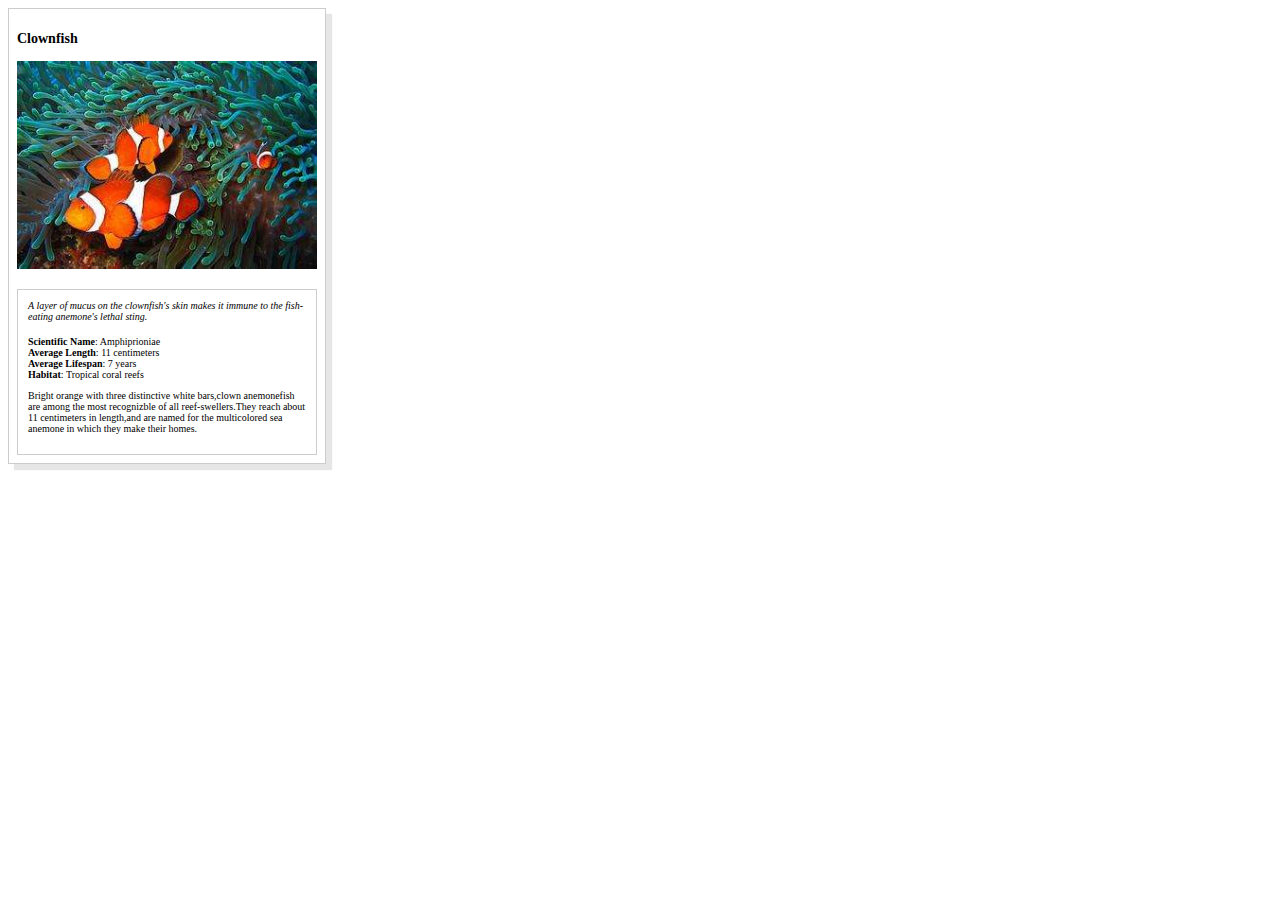
<file: P2/card.html>
<!DOCTYPE html>
<html>
<head>
	<meta charset="utf-8">
	<title>Animal Trading Cards</title>
	<link rel="stylesheet" href="styles.css">
</head>
<body>
	<div class="Card">
		<!-- 在下面输入你最喜欢的动物的名字 -->
		<h3 class="Card__name">Clownfish</h3>
		<!-- y在下面输入你最喜欢的动物的图片 -->
		<img src="clownfish.jpg" alt="clownfish" class="Card__img">
		<div class="Card__content">
			<!-- 在下面输入你最喜欢的动物的一些趣味小知识 -->
			<p><i>A layer of mucus on the clownfish's skin makes it immune to the fish-eating anemone's lethal sting.</i></p>
			<ul class="Card__items">
				<!-- 在下面输入你最喜欢的动物的信息列表 -->
				<li><span><b>Scientific Name</b></span>: Amphiprioniae</li>
				<li><span><b>Average Length</b></span>: 11 centimeters</li>
				<li><span><b>Average Lifespan</b></span>: 7 years</li>
				<li><span><b>Habitat</b></span>: Tropical coral reefs</li>
			</ul>
			<!-- 在下面输入你最喜欢的动物的描述 -->
			<p>Bright orange with three distinctive white bars,clown anemonefish are among the most recognizble of all reef-swellers.They reach about 11 centimeters in length,and are named for the multicolored sea anemone in which they make their homes.</p>
		</div>
	</div>
</body>
</html>
</file>
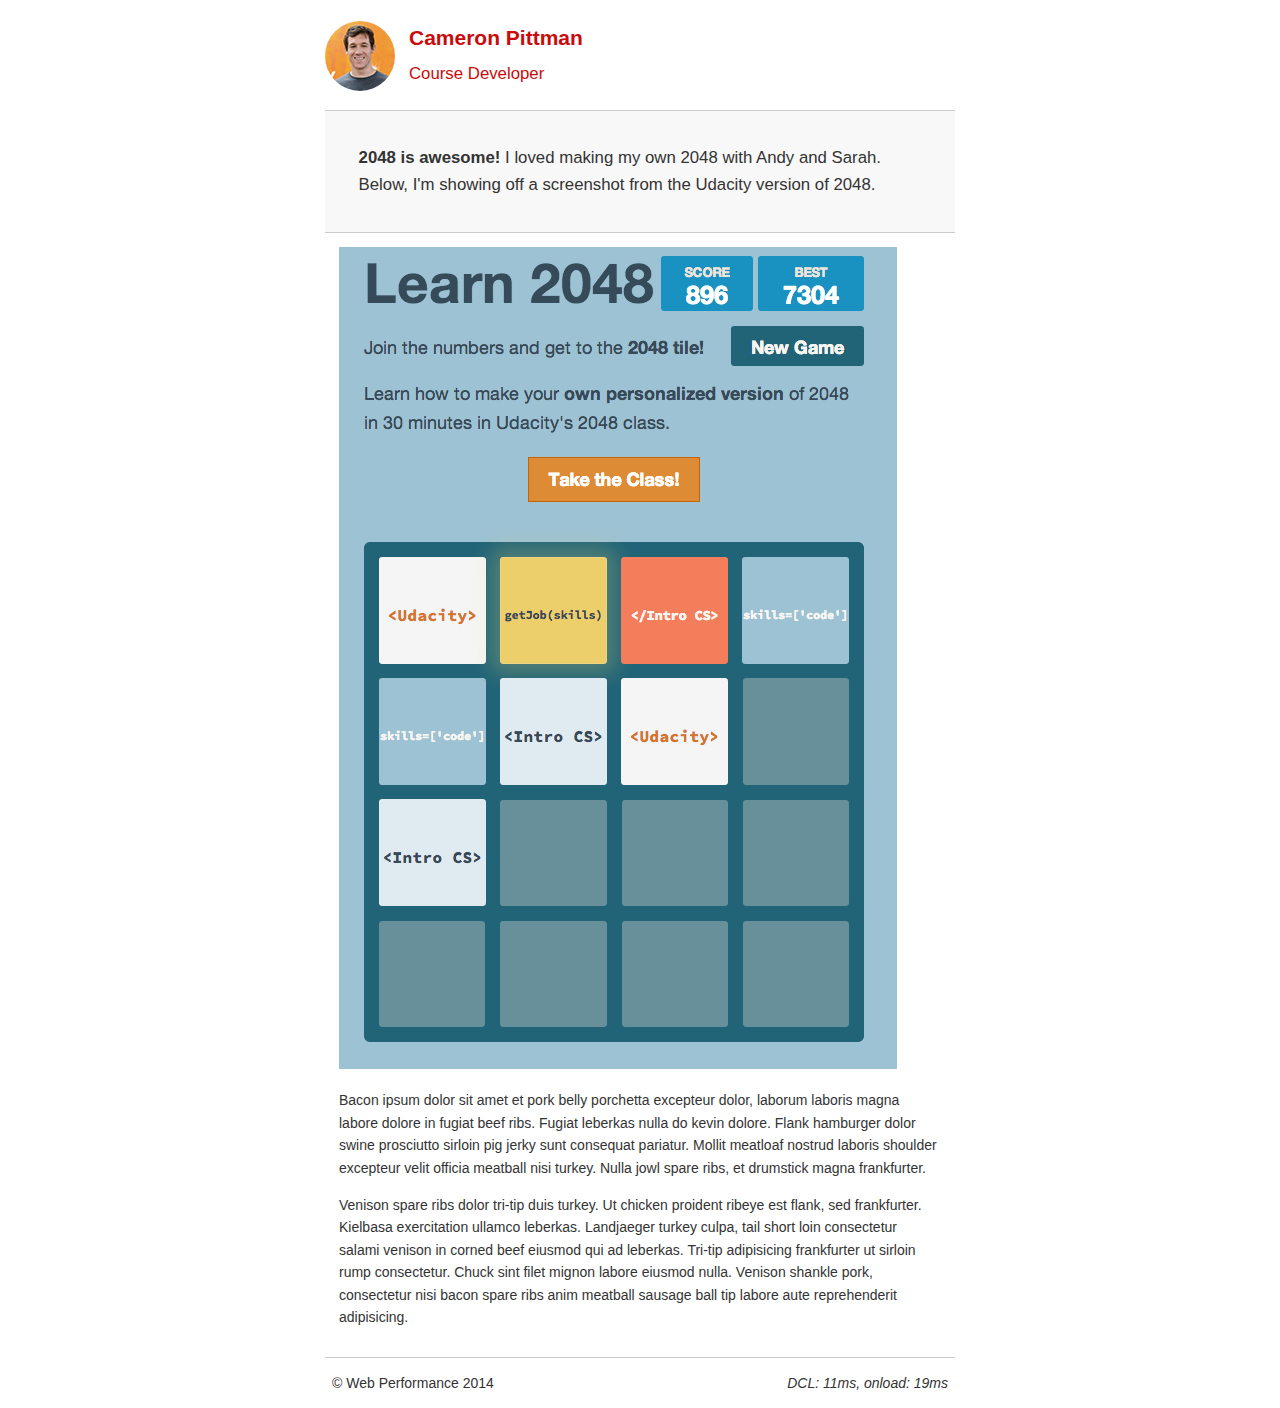
<file: P6/project-2048.html>
<!DOCTYPE html>
<html lang="en">
  <head>
    <meta charset="utf-8">
    <meta name="viewport" content="width=device-width, initial-scale=1">
    <meta name="description" content=" FILL ME IN ">
    <meta name="author" content=" FILL ME IN ">
    <title>Cameron Pittman: Portfolio</title>

    <!-- Hmm, what is the impact of web fonts on speed? Measure it... -->
    <!-- <link href="//fonts.googleapis.com/css?family=Open+Sans:400,700" rel="stylesheet"> -->

    <link href="css/style.css" rel="stylesheet">
    <link href="css/print.css" rel="stylesheet" media="print">

    <script>
      (function(w,g){w['GoogleAnalyticsObject']=g;
      w[g]=w[g]||function(){(w[g].q=w[g].q||[]).push(arguments)};w[g].l=1*new Date();})(window,'ga');

      // Optional TODO: replace with your Google Analytics profile ID.
      ga('create', 'UA-XXXX-Y');
      ga('send', 'pageview');
    </script>
    <script async src="//www.google-analytics.com/analytics.js"></script>
    <script async src="js/perfmatters.js"></script>
  </head>

  <body>
    <header>
      <a href="/"><img src="img/profilepic.jpg"></a>
      <p>Cameron Pittman<br><span>Course Developer</span></p>
    </header>

    <div class="container">
      <div class="hero">
        <strong>2048 is awesome!</strong> I loved making my own 2048 with Andy and Sarah. Below, I'm showing off a screenshot from the Udacity version of 2048.
      </div>

      <div class="content">

        <img class="img-responsive" src="img/2048.png">

        <p>Bacon ipsum dolor sit amet et pork belly porchetta excepteur dolor, laborum laboris magna labore dolore in fugiat beef ribs. Fugiat leberkas nulla do kevin dolore. Flank hamburger dolor swine prosciutto sirloin pig jerky sunt consequat pariatur. Mollit meatloaf nostrud laboris shoulder excepteur velit officia meatball nisi turkey. Nulla jowl spare ribs, et drumstick magna frankfurter.</p>

        <p>Venison spare ribs dolor tri-tip duis turkey. Ut chicken proident ribeye est flank, sed frankfurter. Kielbasa exercitation ullamco leberkas. Landjaeger turkey culpa, tail short loin consectetur salami venison in corned beef eiusmod qui ad leberkas. Tri-tip adipisicing frankfurter ut sirloin rump consectetur. Chuck sint filet mignon labore eiusmod nulla. Venison shankle pork, consectetur nisi bacon spare ribs anim meatball sausage ball tip labore aute reprehenderit adipisicing.</p>

    </div>

    <footer>
      <p>&copy; Web Performance 2014 <span id="crp-stats"></span></p>
    </footer>
  </body>
</html>
</file>
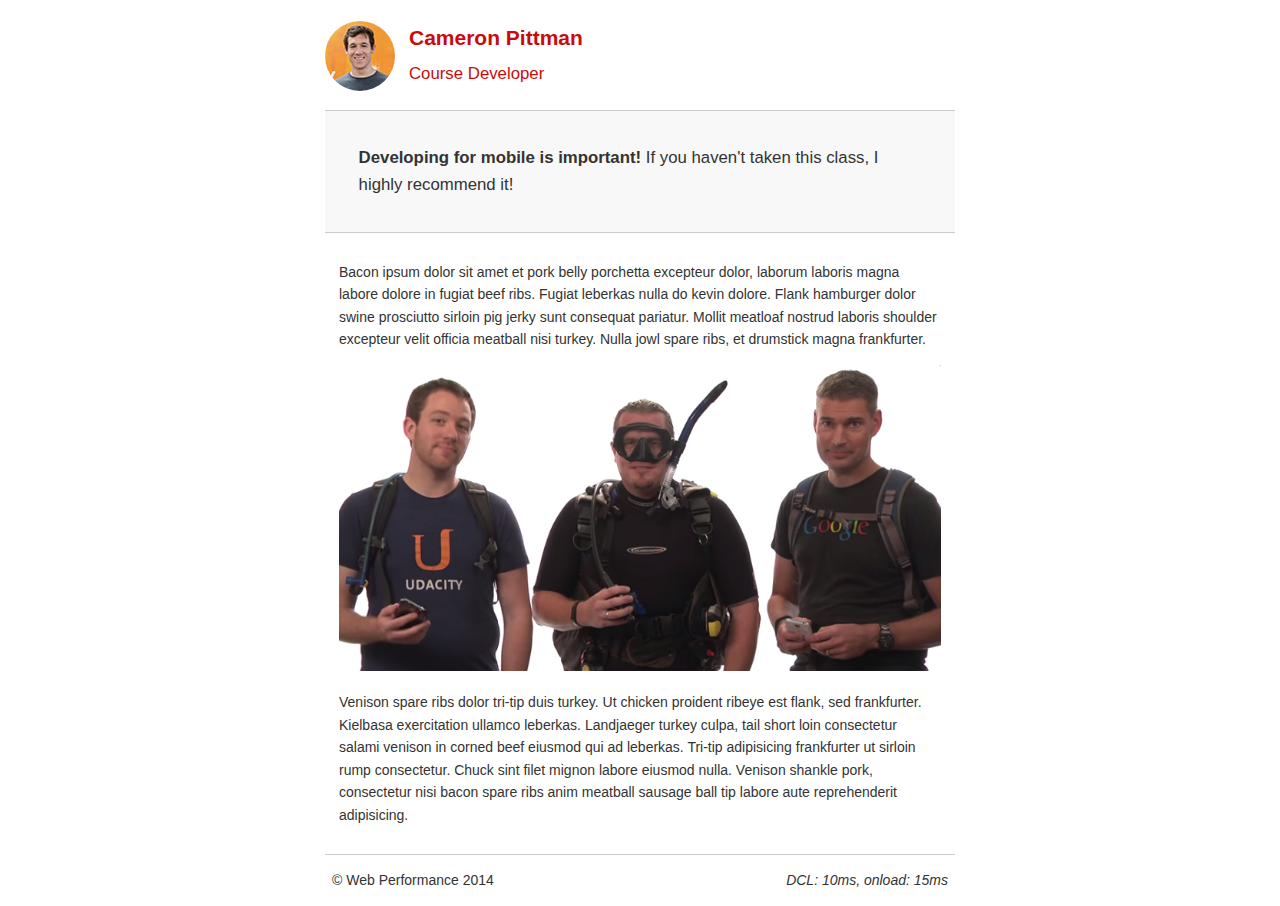
<file: P6/project-mobile.html>
<!DOCTYPE html>
<html lang="en">
  <head>
    <meta charset="utf-8">
    <meta name="viewport" content="width=device-width, initial-scale=1">
    <meta name="description" content=" FILL ME IN ">
    <meta name="author" content=" FILL ME IN ">
    <title>Cameron Pitman: Portfolio</title>

    <!-- Hmm, what is the impact of web fonts on speed? Measure it... -->
    <!-- <link href="//fonts.googleapis.com/css?family=Open+Sans:400,700" rel="stylesheet"> -->

    <link href="css/style.css" rel="stylesheet">
    <link href="css/print.css" rel="stylesheet">

    <script>
      (function(w,g){w['GoogleAnalyticsObject']=g;
      w[g]=w[g]||function(){(w[g].q=w[g].q||[]).push(arguments)};w[g].l=1*new Date();})(window,'ga');

      // Optional TODO: replace with your Google Analytics profile ID.
      ga('create', 'UA-XXXX-Y');
      ga('send', 'pageview');
    </script>
    <script src="http://www.google-analytics.com/analytics.js"></script>
    <script async src="js/perfmatters.js"></script>
  </head>

  <body>
    <header>
      <a href="/"><img src="img/profilepic.jpg"></a>
      <p>Cameron Pittman<br><span>Course Developer</span></p>
    </header>

    <div class="container">
      <div class="hero">
        <strong>Developing for mobile is important!</strong> If you haven't taken this class, I highly recommend it!
      </div>

      <div class="content">

        <p>Bacon ipsum dolor sit amet et pork belly porchetta excepteur dolor, laborum laboris magna labore dolore in fugiat beef ribs. Fugiat leberkas nulla do kevin dolore. Flank hamburger dolor swine prosciutto sirloin pig jerky sunt consequat pariatur. Mollit meatloaf nostrud laboris shoulder excepteur velit officia meatball nisi turkey. Nulla jowl spare ribs, et drumstick magna frankfurter.</p>

        <img src="img/mobilewebdev.jpg">

        <p>Venison spare ribs dolor tri-tip duis turkey. Ut chicken proident ribeye est flank, sed frankfurter. Kielbasa exercitation ullamco leberkas. Landjaeger turkey culpa, tail short loin consectetur salami venison in corned beef eiusmod qui ad leberkas. Tri-tip adipisicing frankfurter ut sirloin rump consectetur. Chuck sint filet mignon labore eiusmod nulla. Venison shankle pork, consectetur nisi bacon spare ribs anim meatball sausage ball tip labore aute reprehenderit adipisicing.</p>

    </div>

    <footer>
      <p>&copy; Web Performance 2014 <span id="crp-stats"></span></p>
    </footer>
  </body>
</html>
</file>
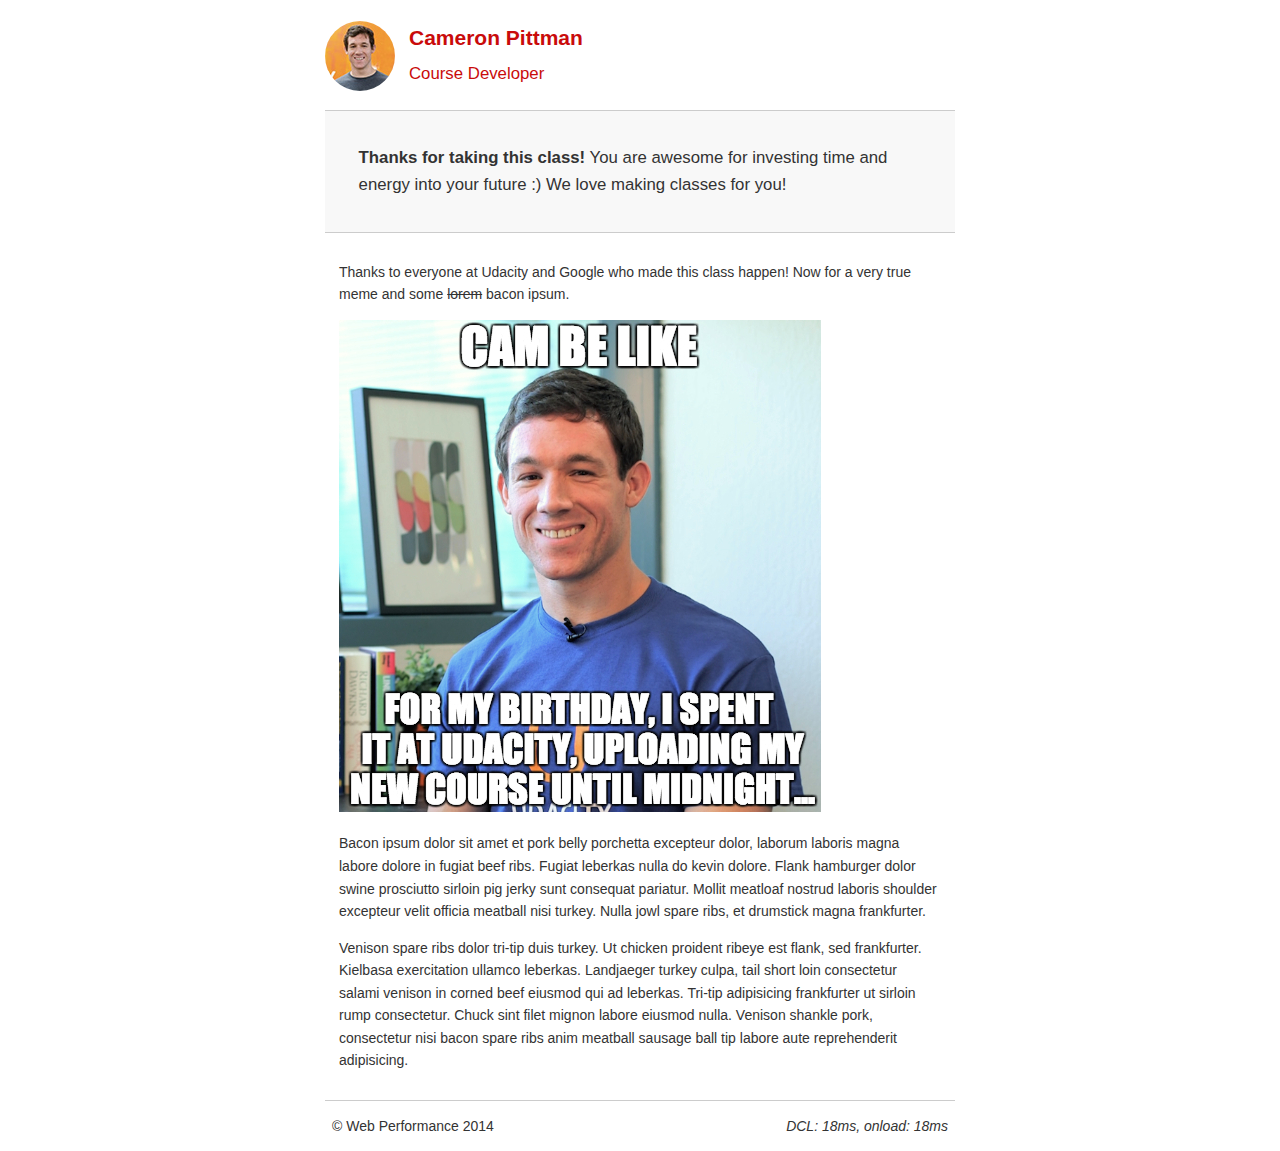
<file: P6/project-webperf.html>
<!DOCTYPE html>
<html lang="en">
  <head>
    <meta charset="utf-8">
    <meta name="viewport" content="width=device-width, initial-scale=1">
    <meta name="description" content=" FILL ME IN ">
    <meta name="author" content=" FILL ME IN ">
    <title>Cameron Pittman: Portfolio</title>

    <!-- Hmm, what is the impact of web fonts on speed? Measure it... -->
    <!-- <link href="//fonts.googleapis.com/css?family=Open+Sans:400,700" rel="stylesheet"> -->

    <link href="css/style.css" rel="stylesheet">
    <link href="css/print.css" rel="stylesheet">

    <script>
      (function(w,g){w['GoogleAnalyticsObject']=g;
      w[g]=w[g]||function(){(w[g].q=w[g].q||[]).push(arguments)};w[g].l=1*new Date();})(window,'ga');

      // Optional TODO: replace with your Google Analytics profile ID.
      ga('create', 'UA-XXXX-Y');
      ga('send', 'pageview');
    </script>
    <script src="http://www.google-analytics.com/analytics.js"></script>
    <script async src="js/perfmatters.js"></script>
  </head>

  <body>
    <header>
      <a href="/"><img src="img/profilepic.jpg"></a>
      <p>Cameron Pittman<br><span>Course Developer</span></p>
    </header>

    <div class="container">
      <div class="hero">
        <strong>Thanks for taking this class!</strong> You are awesome for investing time and energy into your future :) We love making classes for you!
      </div>

      <div class="content">

        <p>Thanks to everyone at Udacity and Google who made this class happen! Now for a very true meme and some <strike>lorem</strike> bacon ipsum.</p>

        <img src="img/cam_be_like.jpg">

        <p>Bacon ipsum dolor sit amet et pork belly porchetta excepteur dolor, laborum laboris magna labore dolore in fugiat beef ribs. Fugiat leberkas nulla do kevin dolore. Flank hamburger dolor swine prosciutto sirloin pig jerky sunt consequat pariatur. Mollit meatloaf nostrud laboris shoulder excepteur velit officia meatball nisi turkey. Nulla jowl spare ribs, et drumstick magna frankfurter.</p>

        <p>Venison spare ribs dolor tri-tip duis turkey. Ut chicken proident ribeye est flank, sed frankfurter. Kielbasa exercitation ullamco leberkas. Landjaeger turkey culpa, tail short loin consectetur salami venison in corned beef eiusmod qui ad leberkas. Tri-tip adipisicing frankfurter ut sirloin rump consectetur. Chuck sint filet mignon labore eiusmod nulla. Venison shankle pork, consectetur nisi bacon spare ribs anim meatball sausage ball tip labore aute reprehenderit adipisicing.</p>

    </div>

    <footer>
      <p>&copy; Web Performance 2014 <span id="crp-stats"></span></p>
    </footer>
  </body>
</html>
</file>
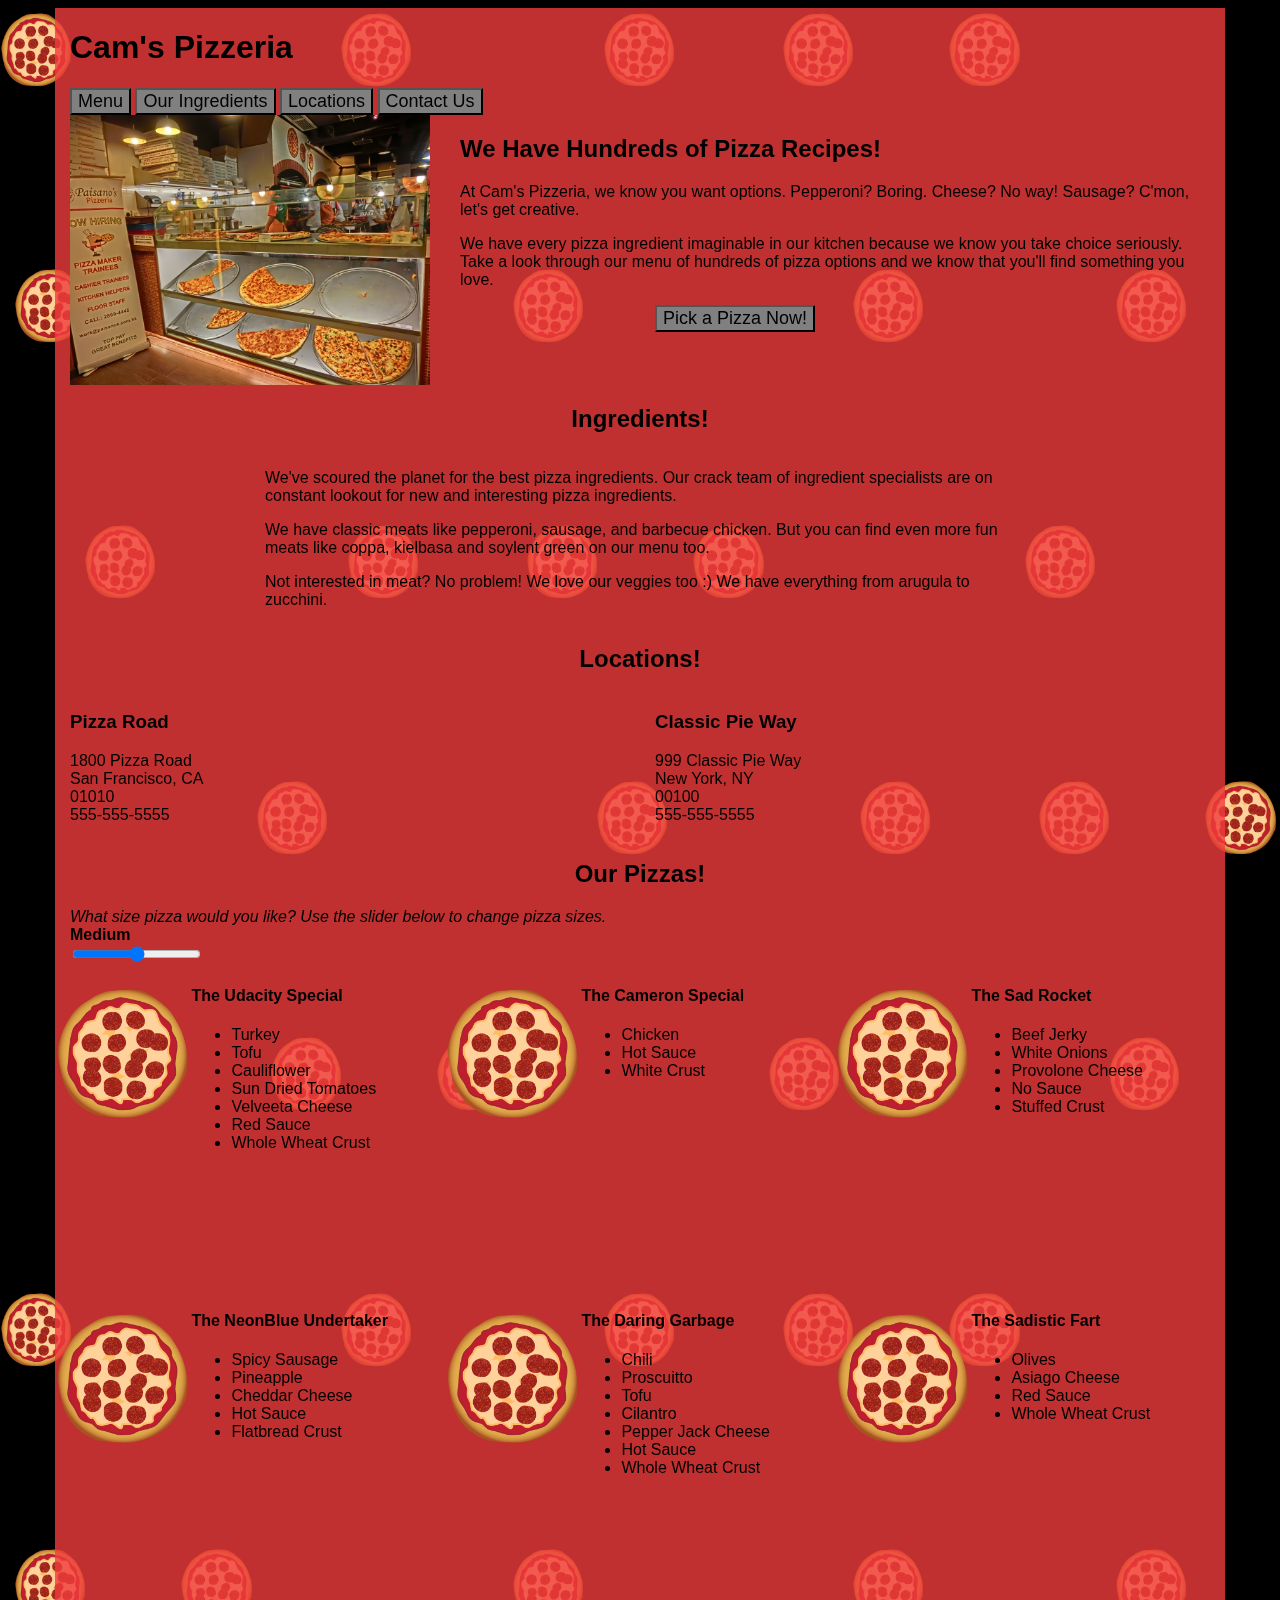
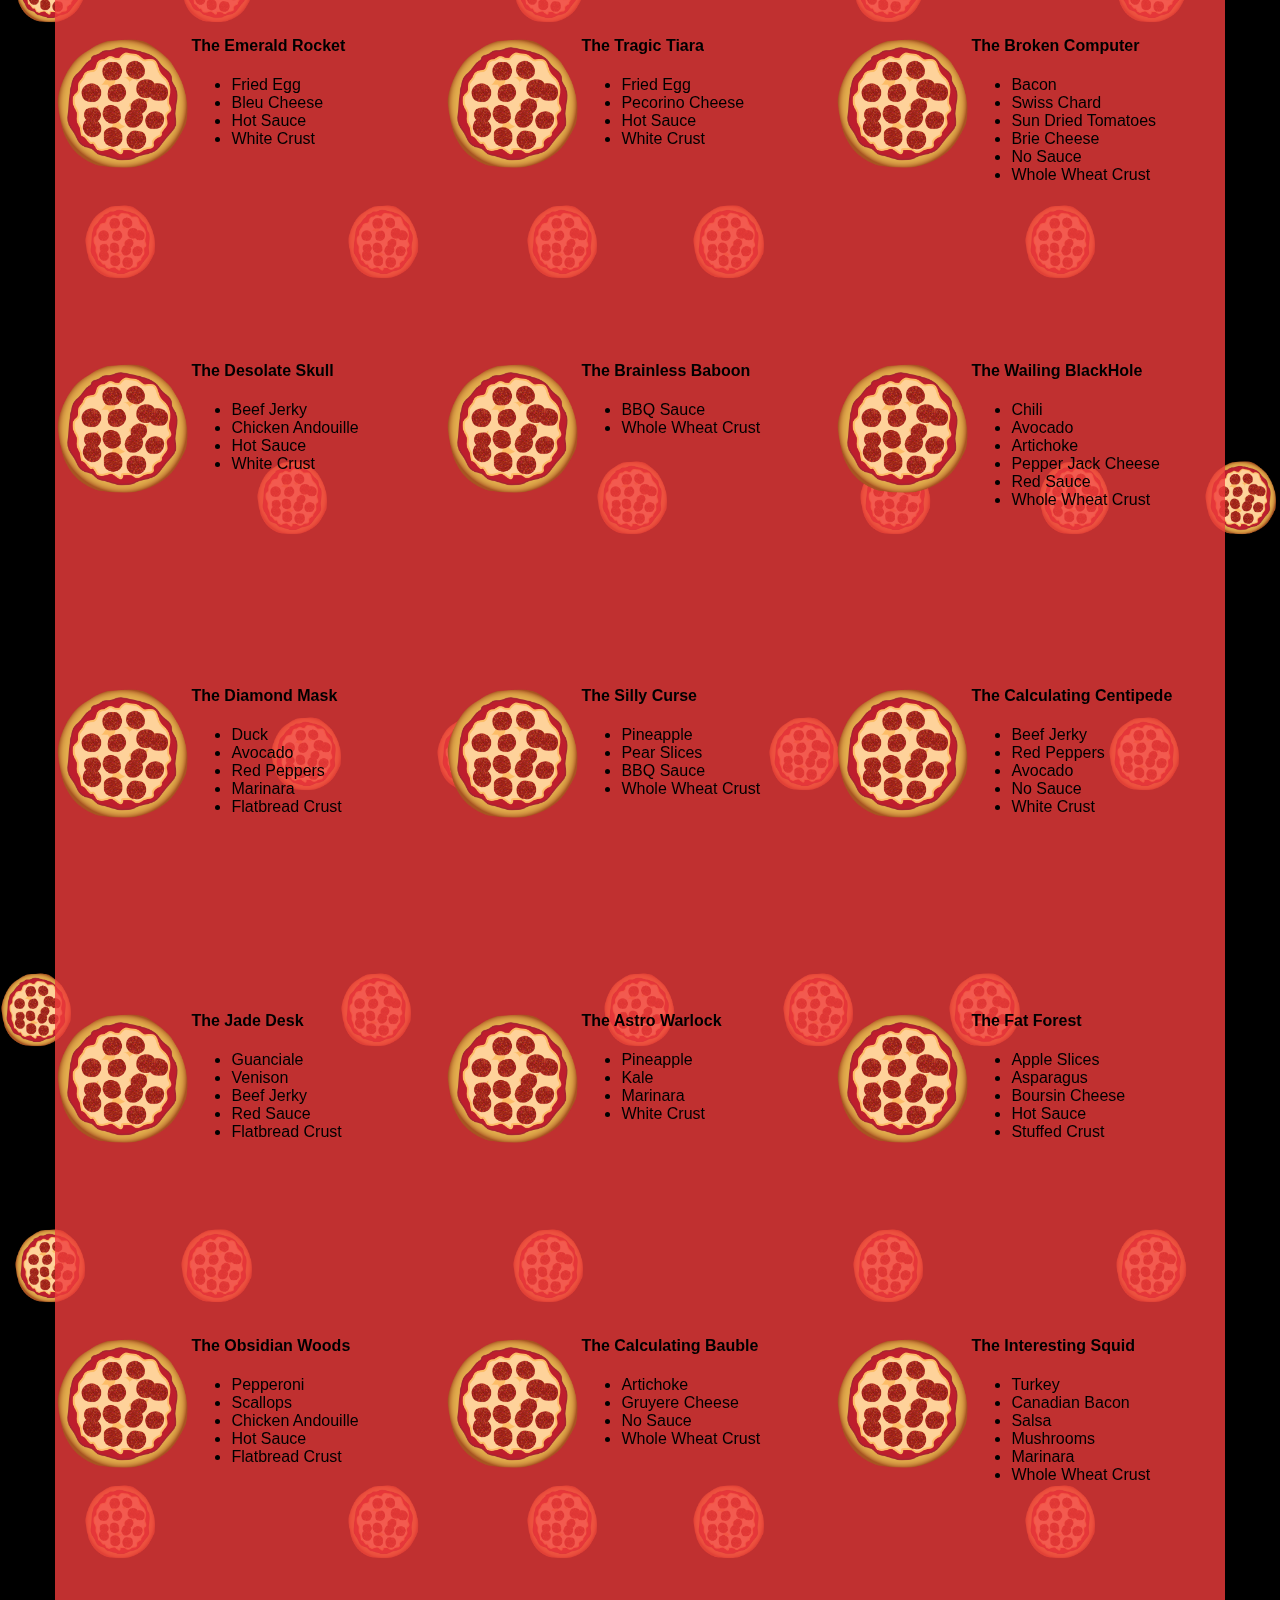
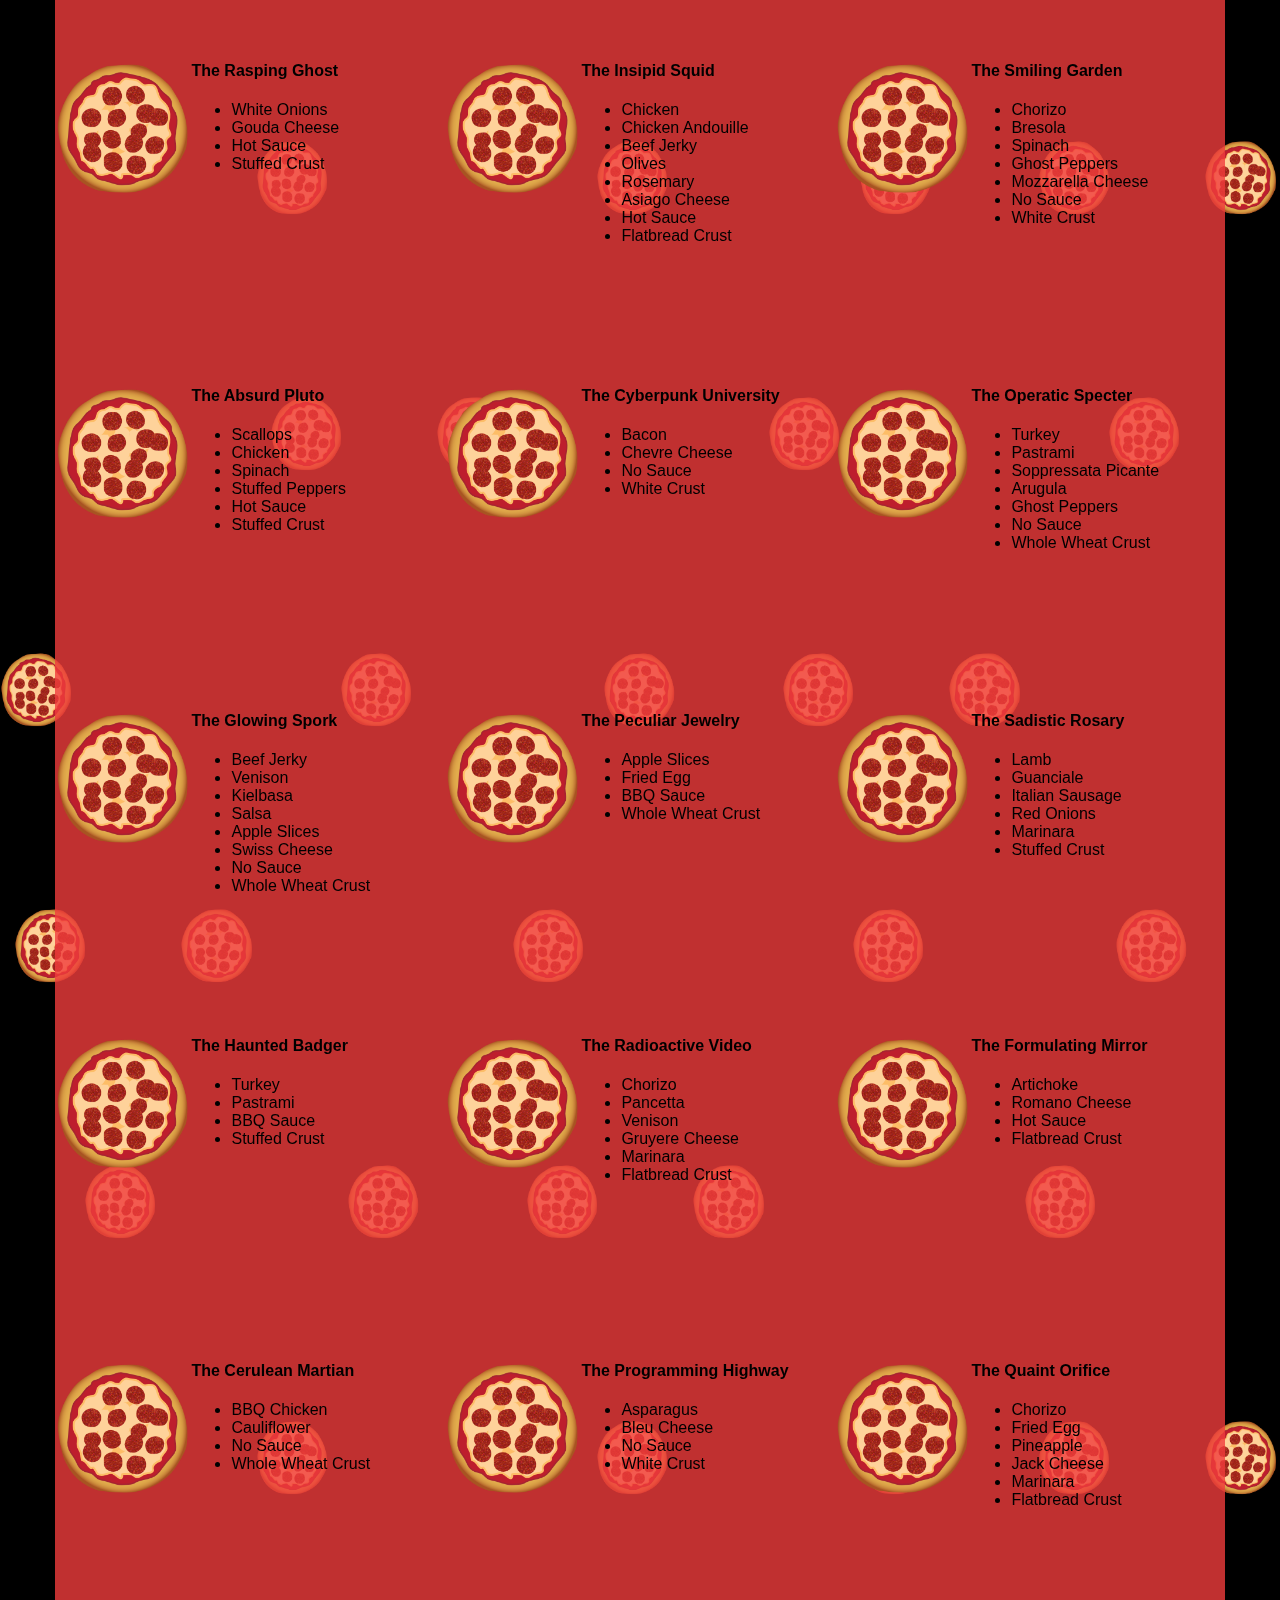
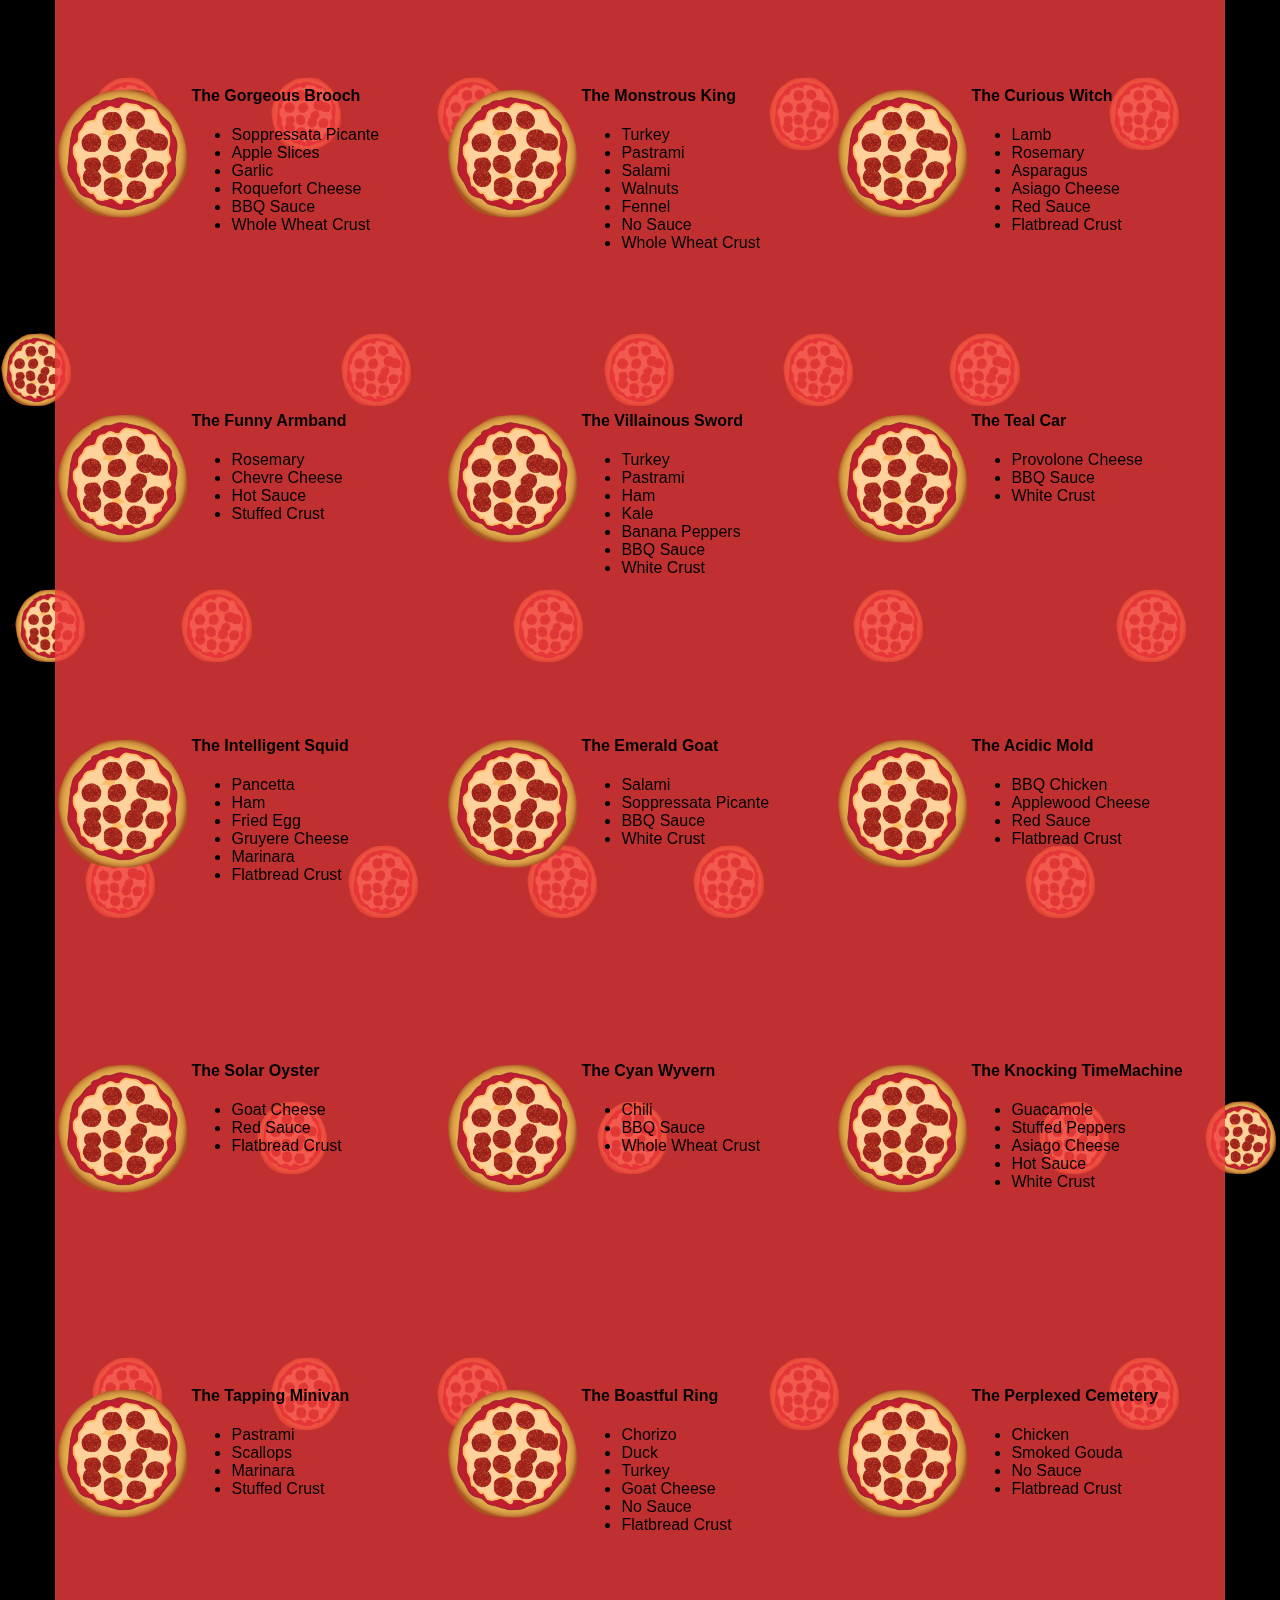
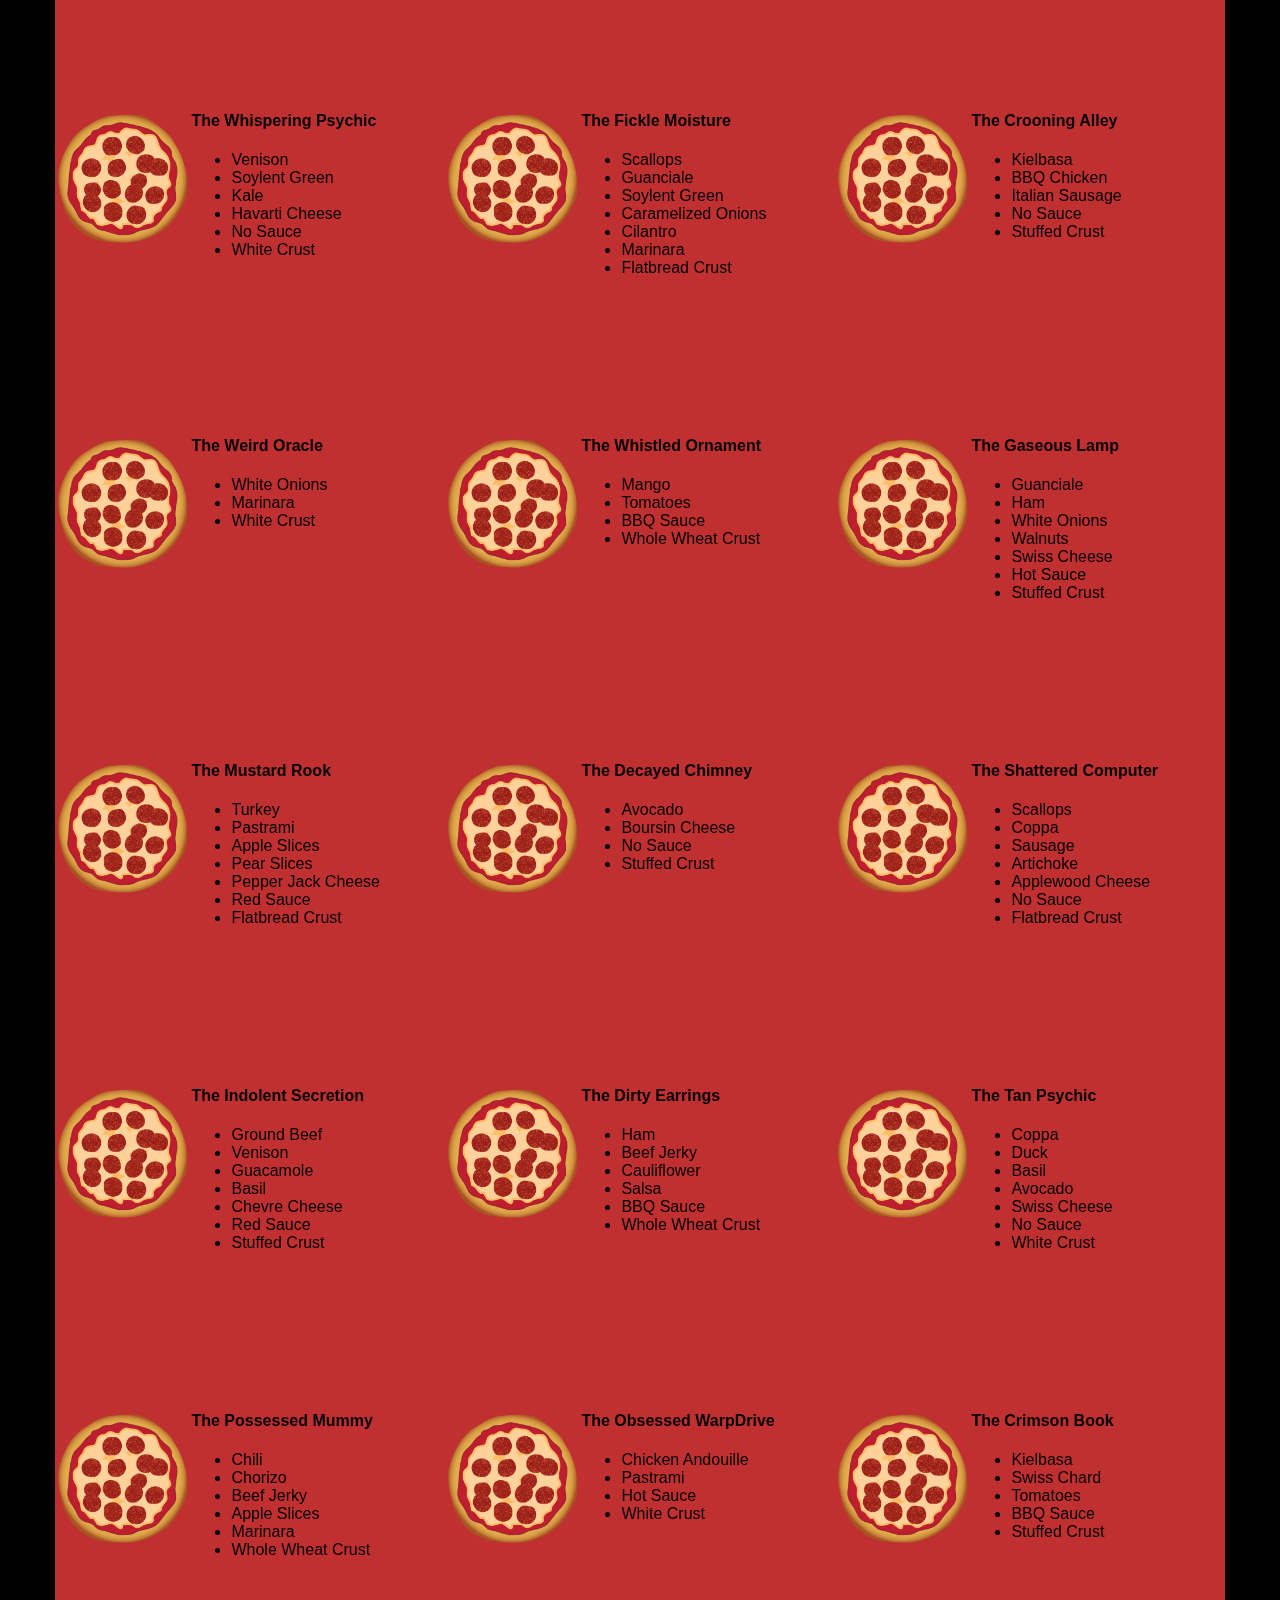
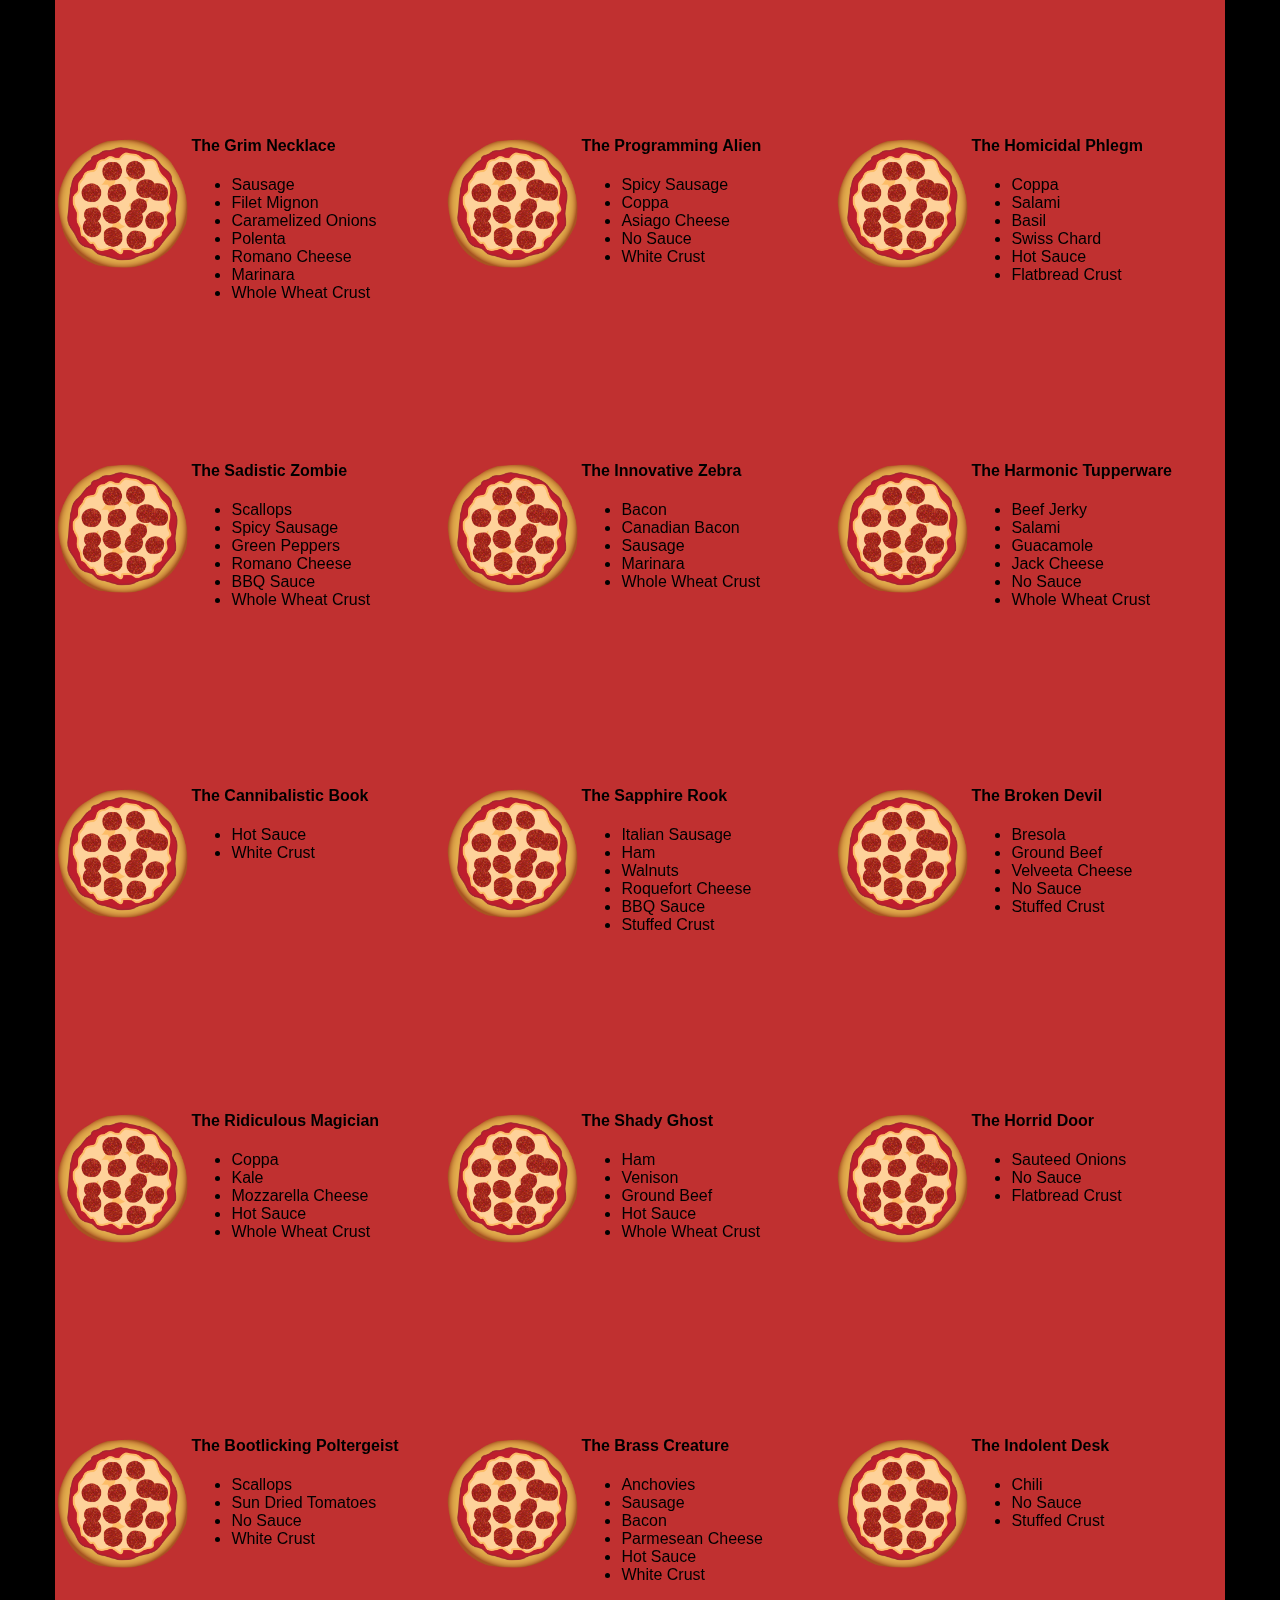
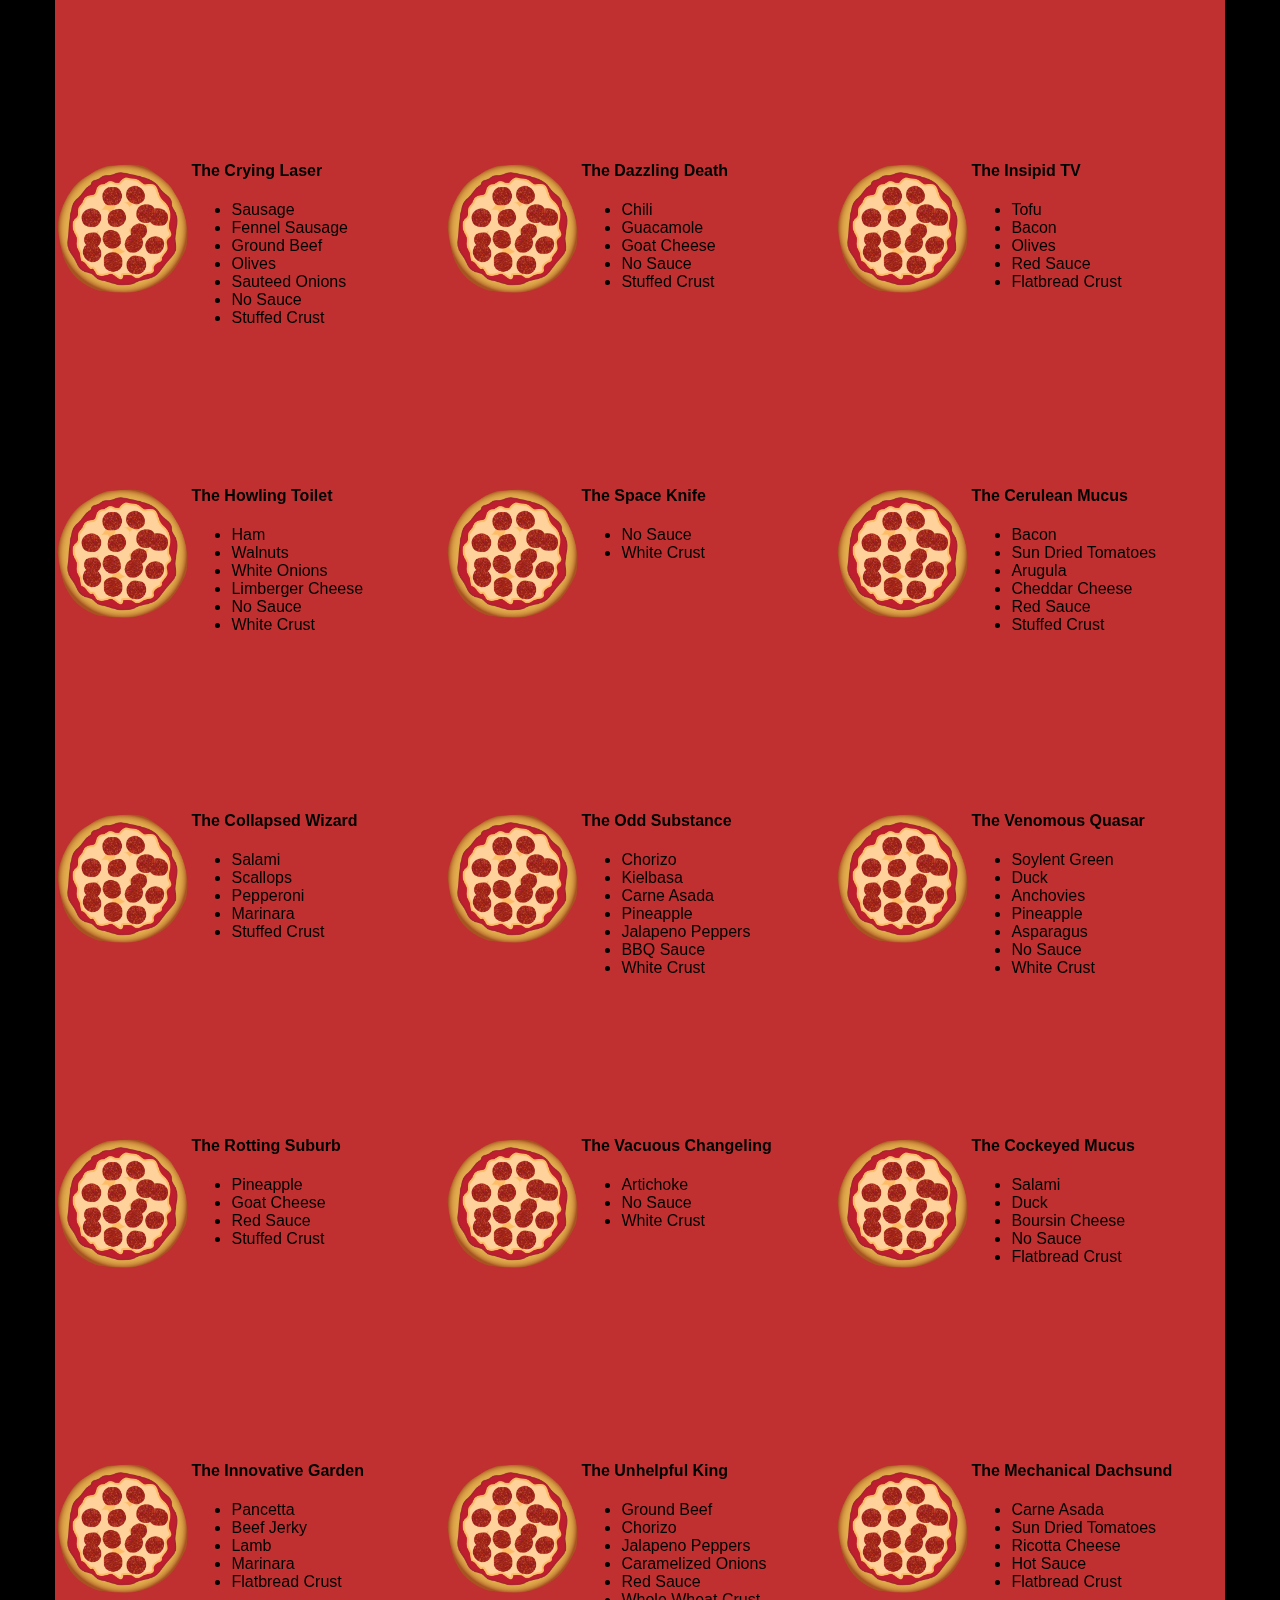
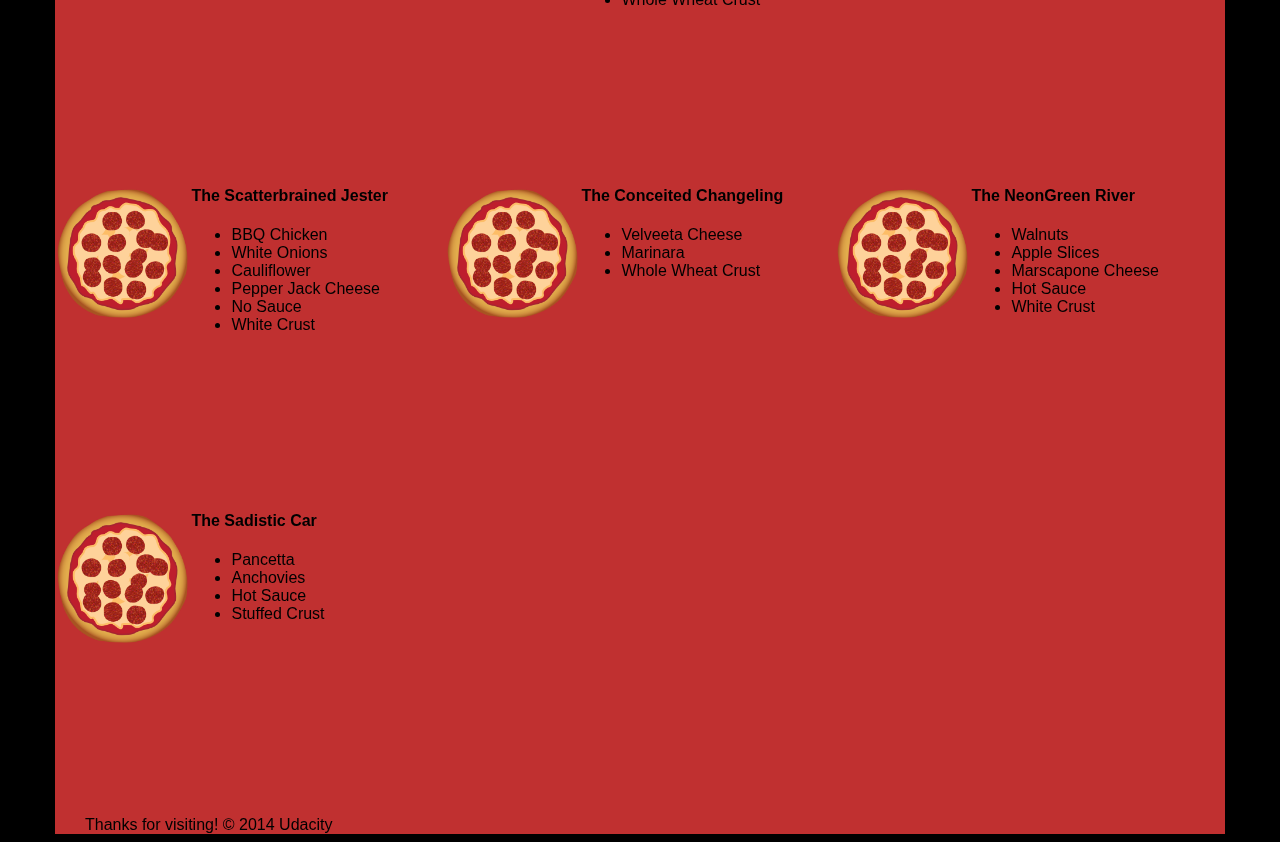
<file: P6/views/pizza.html>
<!DOCTYPE HTML>
<html>
<head>
  <link rel="stylesheet" href="css/style.css">
  <link rel="stylesheet" href="css/bootstrap-grid.css">
</head>

<body>
  <div class="container">
    <div id="header" class="row">
      <div class="col-md-6">
        <div class="row">
          <div class="col-md-12">
            <h1>Cam's Pizzeria</h1>
            <div class="row">
              <div id="menu" class="col-md-12">
                <form action="#randomPizzas">
                  <input type="submit" value="Menu">
                </form>
                <form action="#ingredients">
                  <input type="submit" value="Our Ingredients">
                </form>
                <form action="#locations">
                  <input type="submit" value="Locations">
                </form>
                <form action="#" onsubmit="alert('Thanks for clicking! This button doesn\'t do anything because this is a fake pizzeria :\)')">
                  <input type="submit" value="Contact Us">
                </form>
              </div>
            </div>
          </div>
        </div>
      </div>
      <div id="movingPizzas1" class="col-md-6">
      </div>
    </div>
    <div id="callToAction" class="row">
      <div class="col-md-4">
        <img src="images/pizzeria.jpg" class="img-responsive"> <!-- Image credit to: http://commons.wikimedia.org/wiki/File:HK_TST_night_%E5%98%89%E8%98%AD%E9%81%93_Granville_Road_restaurant_Paisano's_Pizzeria_pizza_Dec-2013.JPG -->
      </div>
      <div class="col-md-8">
        <div class="row">
          <div class="col-md-12">
            <h2>We Have Hundreds of Pizza Recipes!</h2>
            <p>At Cam's Pizzeria, we know you want options. Pepperoni? Boring. Cheese? No way! Sausage? C'mon, let's get creative.</p>

            <p>We have every pizza ingredient imaginable in our kitchen because we know you take choice seriously. Take a look through our menu of hundreds of pizza options and we know that you'll find something you love.</p>
          </div>
        </div>
        <div class="row">
          <div class="col-md-6 col-md-push-3">
            <form action="#randomPizzas">
              <input type="submit" value="Pick a Pizza Now!">
            </form>
          </div>
        </div>
      </div>
    </div>
    <div id="ingredients" class="row">
      <div class="col-md-8 col-md-push-2">
        <div class="row">
          <div class="col-md-12 centered">
            <h2>Ingredients!</h2>
          </div>
        </div>
        <div class="row">
          <div class="col-md-12">
            <p>We've scoured the planet for the best pizza ingredients. Our crack team of ingredient specialists are on constant lookout for new and interesting pizza ingredients.</p>

            <p>We have classic meats like pepperoni, sausage, and barbecue chicken. But you can find even more fun meats like coppa, kielbasa and soylent green on our menu too.</p>

            <p>Not interested in meat? No problem! We love our veggies too :) We have everything from arugula to zucchini.</p>
          </div>
        </div>
      </div>
    </div>
    <div id="locations" class="row">
      <div class="col-md-12">
        <h2 style="text-align: center">Locations!</h2>
        <div class="row">
          <div class="col-md-6">
            <h3>Pizza Road</h3>
            <p>1800 Pizza Road<br>San Francisco, CA<br>01010<br>555-555-5555</p>
          </div>
          <div class="col-md-6">
            <h3>Classic Pie Way</h3>
            <p>999 Classic Pie Way<br>New York, NY<br>00100<br>555-555-5555</p>
          </div>
        </div>
      </div>
    </div>
    <div id="pizzaGenerator" class="row">
      <div class="col-md-12">
        <h2 style="text-align: center">Our Pizzas!</h2>
        <div class="row">
          <div class="col-md-12">
            <em>What size pizza would you like? Use the slider below to change pizza sizes.</em>
          </div>
          <div id="pizzaSize" class="col-md-6">Medium</div>
          <div class="col-md-12">
            <input id="sizeSlider" type="range" min="1" max="3" value="2" step="1" onchange="resizePizzas(this.value)"></input>
          </div>
        </div>
        <div id="randomPizzas" class="row">
          <div id="pizza0" class="randomPizzaContainer" style="width:33.33%; height: 325px;">
            <div style="width:35%">
              <img src="images/pizza.png" class="img-responsive">
            </div>
            <div style="width:65%">
              <h4>The Udacity Special</h4>
              <ul>
                <li>Turkey</li>
                <li>Tofu</li>
                <li>Cauliflower</li>
                <li>Sun Dried Tomatoes</li>
                <li>Velveeta Cheese</li>
                <li>Red Sauce</li>
                <li>Whole Wheat Crust</li>
              </ul>
            </div>
          </div>
          <div id="pizza1" class="randomPizzaContainer" style="width:33.33%; height: 325px;">
            <div style="width:35%">
              <img src="images/pizza.png" class="img-responsive">
            </div>
            <div style="width:65%">
              <h4>The Cameron Special</h4>
              <ul>
                <li>Chicken</li>
                <li>Hot Sauce</li>
                <li>White Crust</li>
              </ul>
            </div>
          </div>
        </div>
      </div>
    </div>
    <div id="footer" class="col-md-12">Thanks for visiting! &copy; 2014 Udacity</div>
  </div>
  <script type="text/javascript" src="js/main.js"></script>
</body>

</html>
</html>
</file>
<file: P2/styles.css>
/* 添加 CSS */
.Card {
    border: 1px solid #ccc;
    background-color: #fff;
    width: 300px;
    padding: 8px;
    box-shadow: 6px 6px 1px #e6e6e6;
}
.Card__name {
    font-weight: bolder;
    font-size: 14px;
}
.Card__img {
    width: 300px;
    display: block;
    margin: 0 auto;
}
.Card__content {
    margin-top: 20px;
    border: 1px solid #ccc;
    padding: 0 10px 10px;
    font-size: 10px;
}
.Card__items {
    margin-top: 14px;
    list-style: none;
    padding: 0;
    font-size: 10px;
}
.Card__items b {
    font-weight: bolder;
}
</file>
<file: P6/css/style.css>
html {
  font-size: 100%;
  overflow-y: scroll;
  -webkit-tap-highlight-color: rgba(0,0,0,0);
  -ms-text-size-adjust: 100%;
  -webkit-text-size-adjust: none;
}
body { margin: 0; font-size: 14px; line-height: 1.61; font-weight: 400; }
body, button, input, select, textarea { font-family: 'Open Sans', sans-serif; color: #333; }

a { color: #12C; }
a:visited { color: #61C; }
a:focus { outline: thin dotted; }
a:hover, a:active { color: #c00; outline: 0; }

b, strong { font-weight: bold; }
pre, code { font-family: monospace, monospace; font-size: 1em; }
ul, ol { margin: 1em 0; padding: 0 0 0 20px; }
img { border: 0; max-width: 100%; }

body { background: #fff; }
header, footer, .container { max-width: 45em; margin: 0 auto; }

header { padding: 0 0.5em; color: #C90B0B; }
header img { border-radius: 40px; float: left; }
header p { font-size:1.5em; font-weight: bold; padding-left: 4em;}
header p span { font-size: 0.8em; font-weight: normal;}

.hero { padding: 2em; background-color: #f8f8f8; font-size:1.2em;
  border-bottom: 1px solid #ccc;
  border-top: 1px solid #ccc;
}

.content { padding: 1em 1em; }
.content li { list-style-type: none; font-size: 1.1em;}
li img { float:left; padding-right: 1em; }
li p { font-size: 0.9em; font-style: italic; }

footer {
  padding: 0 0.5em;
  border-top: 1px solid #ccc;
}
footer span { float: right; font-style: italic; }

/* Smartphones (portrait) */
@media only screen and (max-width: 480px) {
  body { font-size: 12px;}
  header p { padding-left: 4.5em;}
}
</file>
<file: P6/css/print.css>
@media print {
  * { background: transparent !important; color: black !important; text-shadow: none !important; filter:none !important; -ms-filter: none !important; }
  a, a:visited { color: #444 !important; text-decoration: underline; }
  a[href]:after { content: " (" attr(href) ")"; }
  tr, img { page-break-inside: avoid; }
  img { max-width: 100% !important; }
  @page { margin: 0.5cm; }
  p, h2, h3 { orphans: 3; widows: 3; }
  h2, h3{ page-break-after: avoid; }
}
</file>
<file: P6/views/css/style.css>
/** {
  outline: 1px solid red !important;
}*/
* {
  -webkit-box-sizing: border-box;
  -moz-box-sizing: border-box;
  -box-sizing: border-box;
}

body {
  font-family: "Trebuchet MS", Helvetica, sans-serif;
  background: black;
}

input {
  background: grey;
  font-size: 18px;
}

form {
  display: inline-block;
}

.centered {
  text-align: center;
}

#pizzaSize {
  font-weight: 800;
}

.mover {
  position: fixed;
  width: 256px;
  z-index: -1;
}

.randomPizzaContainer {
  float: left;
  display: flex;
}

.randomPizzaContainer:after {
  content: "";
  display: table;
  clear:both;
}

 .container {
  background-color: rgba(240, 60, 60, 0.8);
}
</file>
